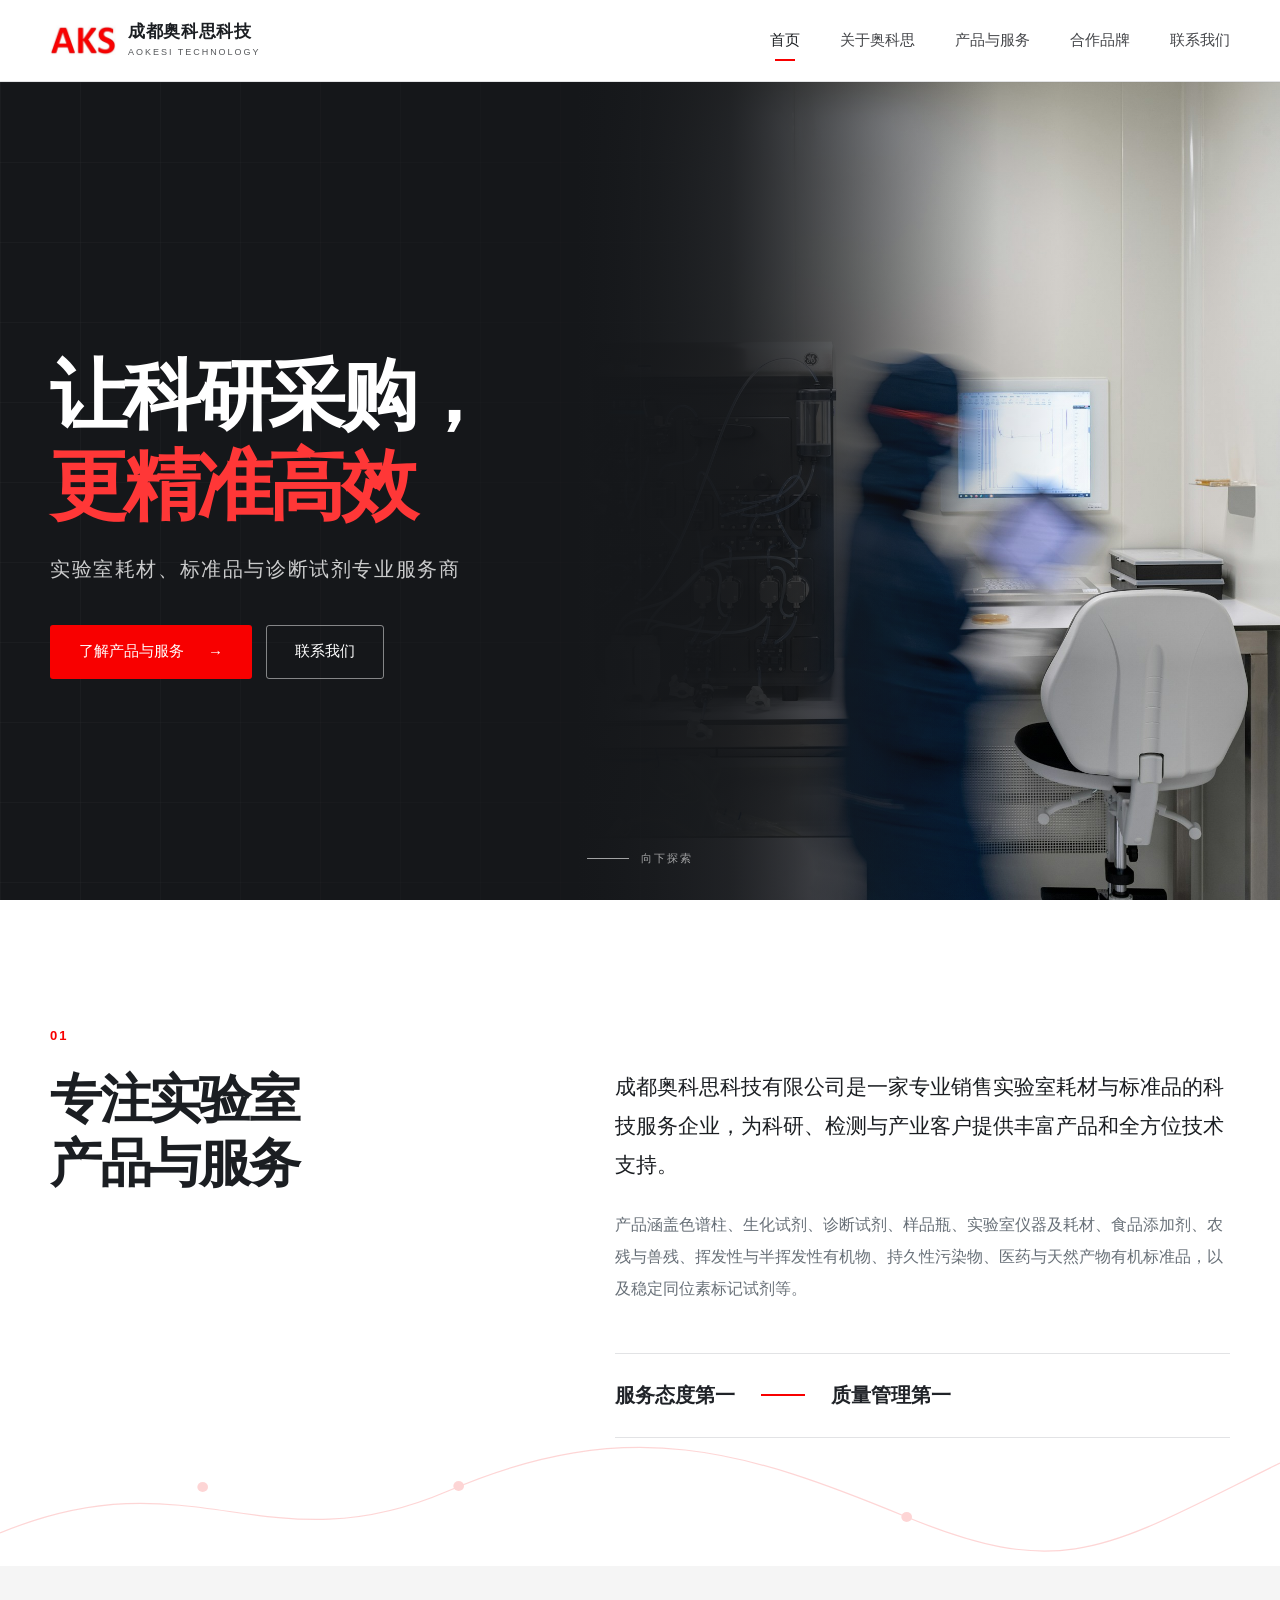
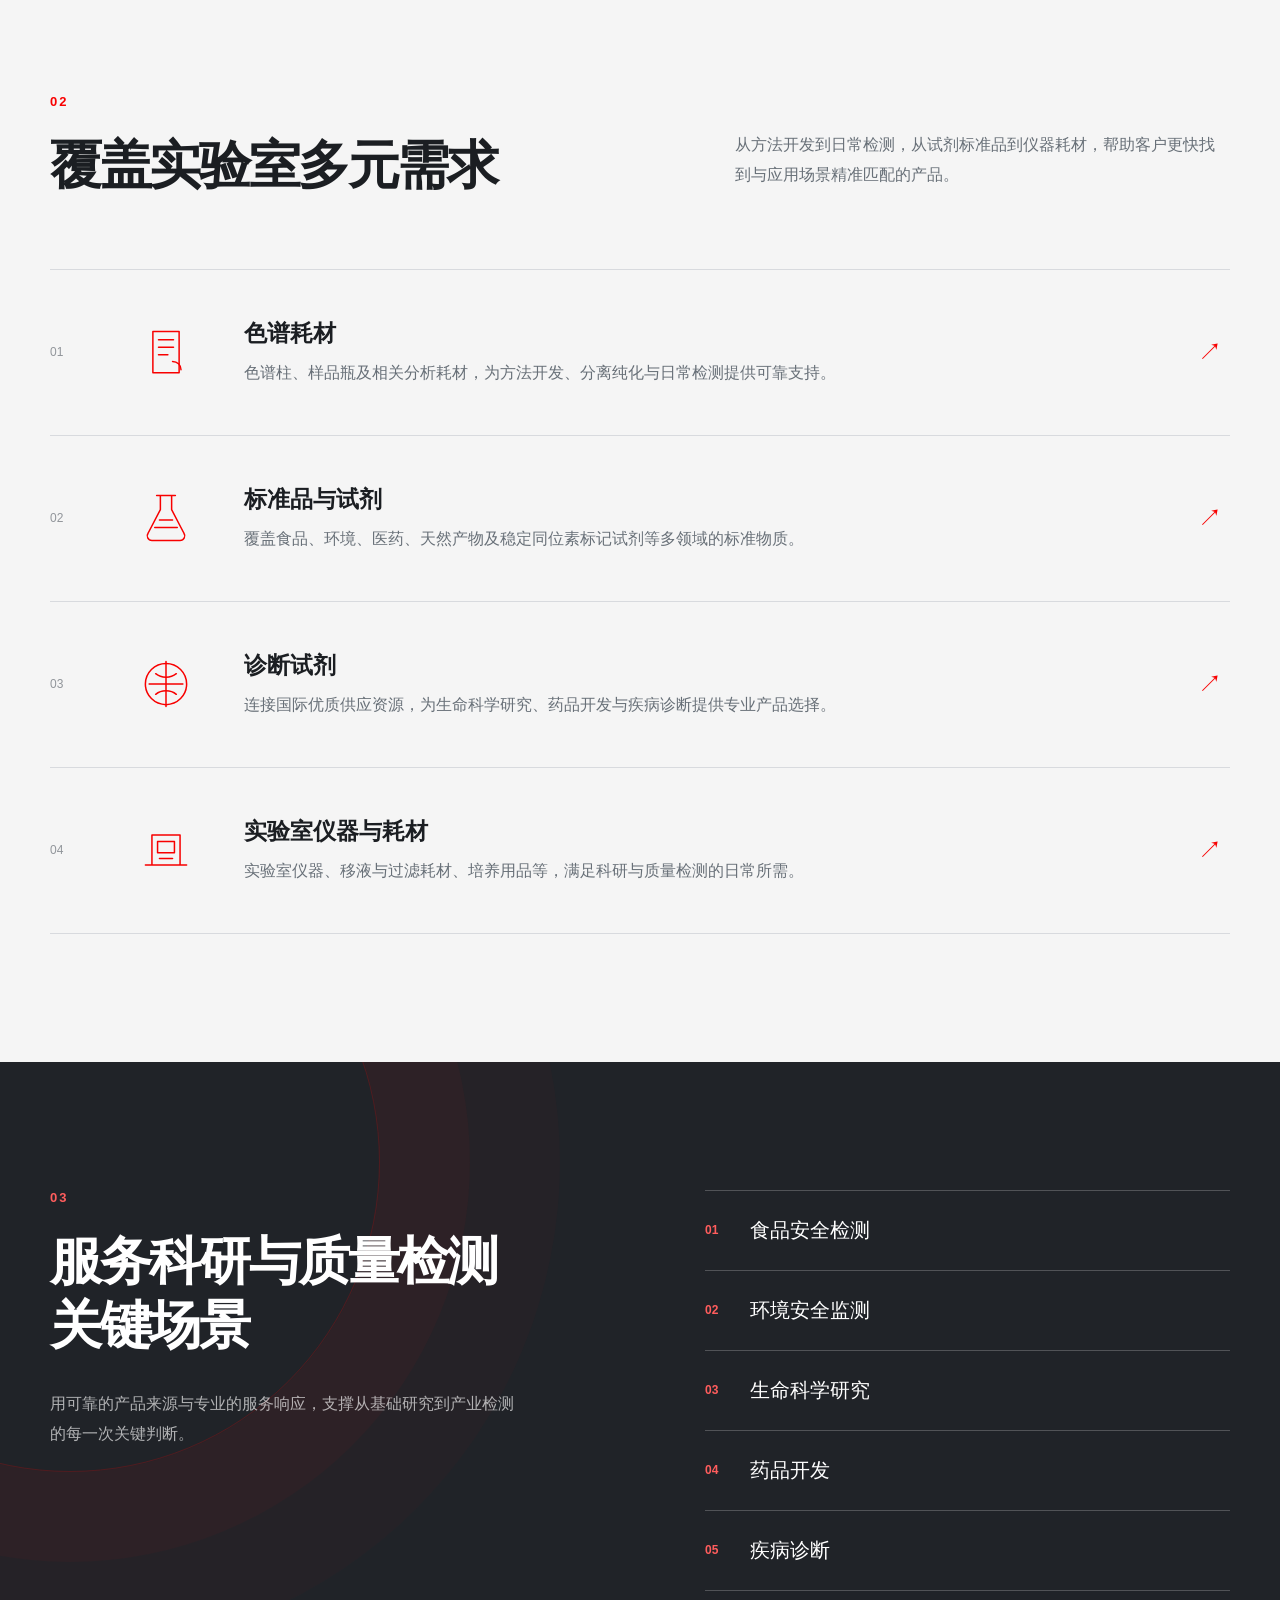
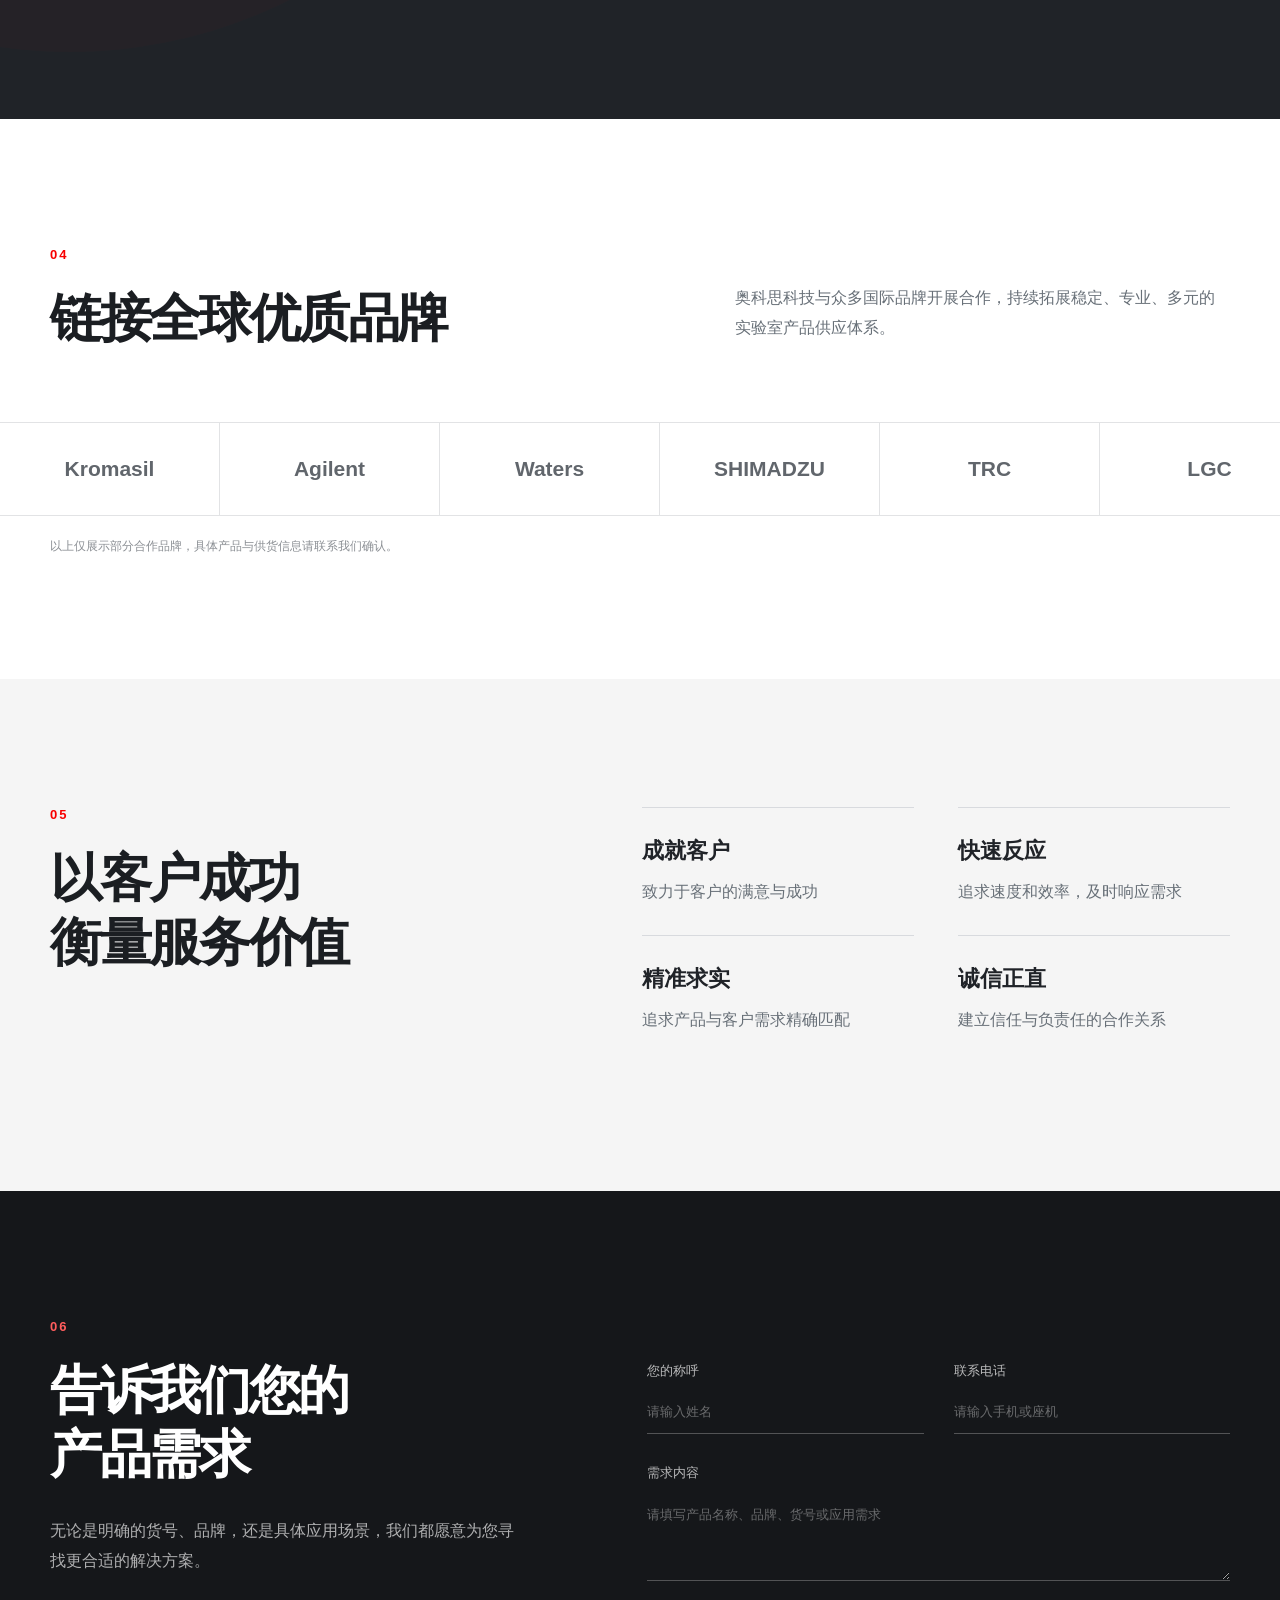
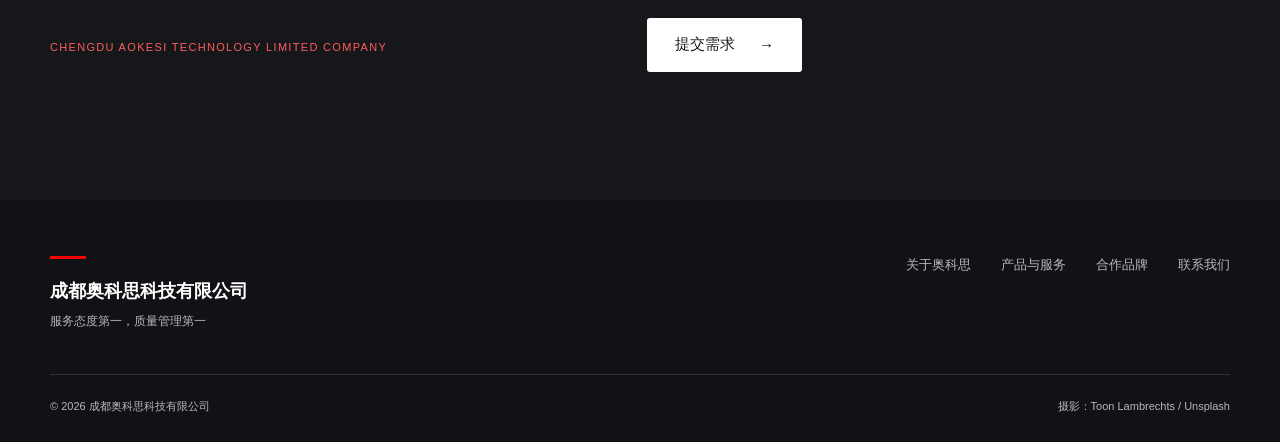
<file: index.html>
<!doctype html>
<html lang="zh-CN">
  <head>
    <meta charset="UTF-8" />
    <meta name="viewport" content="width=device-width, initial-scale=1.0" />
    <meta name="description" content="成都奥科思科技有限公司——实验室耗材、标准品、诊断试剂与实验室仪器专业服务商。" />
    <title>成都奥科思科技有限公司｜实验室产品与服务</title>
    <link rel="stylesheet" href="styles.css" />
  </head>
  <body>
    <header class="site-header" data-header>
      <div class="container header-inner">
        <a class="brand" href="#home" aria-label="成都奥科思科技首页">
          <span class="brand-logo" aria-hidden="true">
            <img src="assets/aks-logo.png" alt="" />
          </span>
          <span class="brand-copy">
            <strong>成都奥科思科技</strong>
            <small>AOKESI TECHNOLOGY</small>
          </span>
        </a>

        <nav class="desktop-nav" aria-label="主导航">
          <a class="active" href="#home">首页</a>
          <a href="#about">关于奥科思</a>
          <a href="#services">产品与服务</a>
          <a href="#brands">合作品牌</a>
          <a href="#contact">联系我们</a>
        </nav>

        <button class="menu-toggle" type="button" aria-label="打开菜单" aria-expanded="false" data-menu-toggle>
          <span></span><span></span><span></span>
        </button>
      </div>
      <nav class="mobile-nav" aria-label="移动端导航" data-mobile-nav>
        <a href="#home">首页</a><a href="#about">关于奥科思</a><a href="#services">产品与服务</a><a href="#brands">合作品牌</a><a href="#contact">联系我们</a>
      </nav>
    </header>

    <main>
      <section class="hero" id="home">
        <div class="hero-media" role="img" aria-label="现代化实验室与色谱仪器"></div>
        <div class="hero-grid" aria-hidden="true"></div>
        <div class="container hero-inner">
          <div class="hero-copy reveal">
            <h1>让科研采购，<br /><span>更精准高效</span></h1>
            <p>实验室耗材、标准品与诊断试剂专业服务商</p>
            <div class="hero-actions">
              <a class="button button-primary" href="#services">了解产品与服务 <span>→</span></a>
              <a class="button button-ghost" href="#contact">联系我们</a>
            </div>
          </div>
        </div>
        <a class="hero-scroll" href="#about" aria-label="向下浏览"><span></span>向下探索</a>
      </section>

      <section class="about section" id="about">
        <div class="container about-layout">
          <div class="section-heading reveal">
            <span class="section-index">01</span>
            <h2>专注实验室<br />产品与服务</h2>
          </div>
          <div class="about-content reveal">
            <p class="lead">成都奥科思科技有限公司是一家专业销售实验室耗材与标准品的科技服务企业，为科研、检测与产业客户提供丰富产品和全方位技术支持。</p>
            <p>产品涵盖色谱柱、生化试剂、诊断试剂、样品瓶、实验室仪器及耗材、食品添加剂、农残与兽残、挥发性与半挥发性有机物、持久性污染物、医药与天然产物有机标准品，以及稳定同位素标记试剂等。</p>
            <blockquote>
              <span>服务态度第一</span>
              <i></i>
              <span>质量管理第一</span>
            </blockquote>
          </div>
        </div>
        <div class="molecule-line" aria-hidden="true"><svg viewBox="0 0 1200 160" preserveAspectRatio="none"><path d="M0 112 C180 32 250 148 420 70 S700 30 850 96 1040 126 1200 42"/><circle cx="190" cy="66" r="5"/><circle cx="430" cy="65" r="5"/><circle cx="850" cy="96" r="5"/></svg></div>
      </section>

      <section class="services section" id="services">
        <div class="container">
          <div class="section-top reveal">
            <div><span class="section-index">02</span><h2>覆盖实验室多元需求</h2></div>
            <p>从方法开发到日常检测，从试剂标准品到仪器耗材，帮助客户更快找到与应用场景精准匹配的产品。</p>
          </div>

          <div class="service-list">
            <article class="service-item reveal">
              <span class="service-number">01</span>
              <div class="service-icon" aria-hidden="true"><svg viewBox="0 0 64 64"><path d="M18 10h28v44H18z"/><path d="M24 19h16M24 27h16M24 35h10"/><path d="M39 42c5 0 9 4 9 9"/></svg></div>
              <div><h3>色谱耗材</h3><p>色谱柱、样品瓶及相关分析耗材，为方法开发、分离纯化与日常检测提供可靠支持。</p></div>
              <span class="service-arrow">↗</span>
            </article>
            <article class="service-item reveal">
              <span class="service-number">02</span>
              <div class="service-icon" aria-hidden="true"><svg viewBox="0 0 64 64"><path d="M22 8h20M26 8v15L13 48a5 5 0 0 0 4 8h30a5 5 0 0 0 4-8L38 23V8"/><path d="M20 42h24M25 34h14"/></svg></div>
              <div><h3>标准品与试剂</h3><p>覆盖食品、环境、医药、天然产物及稳定同位素标记试剂等多领域的标准物质。</p></div>
              <span class="service-arrow">↗</span>
            </article>
            <article class="service-item reveal">
              <span class="service-number">03</span>
              <div class="service-icon" aria-hidden="true"><svg viewBox="0 0 64 64"><path d="M32 8v48M14 32h36"/><circle cx="32" cy="32" r="22"/><path d="M21 21c6 5 16 5 22 0M21 43c6-5 16-5 22 0"/></svg></div>
              <div><h3>诊断试剂</h3><p>连接国际优质供应资源，为生命科学研究、药品开发与疾病诊断提供专业产品选择。</p></div>
              <span class="service-arrow">↗</span>
            </article>
            <article class="service-item reveal">
              <span class="service-number">04</span>
              <div class="service-icon" aria-hidden="true"><svg viewBox="0 0 64 64"><path d="M10 48h44M17 48V16h30v32"/><path d="M23 23h18v12H23zM25 41h14"/></svg></div>
              <div><h3>实验室仪器与耗材</h3><p>实验室仪器、移液与过滤耗材、培养用品等，满足科研与质量检测的日常所需。</p></div>
              <span class="service-arrow">↗</span>
            </article>
          </div>
        </div>
      </section>

      <section class="applications section">
        <div class="application-orbit" aria-hidden="true"></div>
        <div class="container application-layout">
          <div class="application-copy reveal">
            <span class="section-index light">03</span>
            <h2>服务科研与质量检测<br />关键场景</h2>
            <p>用可靠的产品来源与专业的服务响应，支撑从基础研究到产业检测的每一次关键判断。</p>
          </div>
          <div class="application-list reveal">
            <div><strong>01</strong><span>食品安全检测</span></div>
            <div><strong>02</strong><span>环境安全监测</span></div>
            <div><strong>03</strong><span>生命科学研究</span></div>
            <div><strong>04</strong><span>药品开发</span></div>
            <div><strong>05</strong><span>疾病诊断</span></div>
          </div>
        </div>
      </section>

      <section class="brands section" id="brands">
        <div class="container">
          <div class="section-top reveal">
            <div><span class="section-index">04</span><h2>链接全球优质品牌</h2></div>
            <p>奥科思科技与众多国际品牌开展合作，持续拓展稳定、专业、多元的实验室产品供应体系。</p>
          </div>
        </div>
        <div class="brand-rail" aria-label="部分合作品牌">
          <div class="brand-track">
            <span>Kromasil</span><span>Agilent</span><span>Waters</span><span>SHIMADZU</span><span>TRC</span><span>LGC</span><span>WAKO</span><span>Sigma-Aldrich</span><span>NIST</span><span>Roche</span><span>Corning</span><span>Millipore</span>
            <span aria-hidden="true">Kromasil</span><span aria-hidden="true">Agilent</span><span aria-hidden="true">Waters</span><span aria-hidden="true">SHIMADZU</span><span aria-hidden="true">TRC</span><span aria-hidden="true">LGC</span>
          </div>
        </div>
        <p class="brand-note container">以上仅展示部分合作品牌，具体产品与供货信息请联系我们确认。</p>
      </section>

      <section class="culture section">
        <div class="container culture-layout">
          <div class="culture-title reveal"><span class="section-index">05</span><h2>以客户成功<br />衡量服务价值</h2></div>
          <div class="values reveal">
            <article><strong>成就客户</strong><p>致力于客户的满意与成功</p></article>
            <article><strong>快速反应</strong><p>追求速度和效率，及时响应需求</p></article>
            <article><strong>精准求实</strong><p>追求产品与客户需求精确匹配</p></article>
            <article><strong>诚信正直</strong><p>建立信任与负责任的合作关系</p></article>
          </div>
        </div>
      </section>

      <section class="contact section" id="contact">
        <div class="container contact-layout">
          <div class="contact-copy reveal">
            <span class="section-index light">06</span>
            <h2>告诉我们您的<br />产品需求</h2>
            <p>无论是明确的货号、品牌，还是具体应用场景，我们都愿意为您寻找更合适的解决方案。</p>
            <p class="contact-en">Chengdu Aokesi Technology Limited Company</p>
          </div>
          <form class="contact-form reveal" data-contact-form>
            <div class="field-row">
              <label>您的称呼<input name="name" required autocomplete="name" placeholder="请输入姓名" /></label>
              <label>联系电话<input name="phone" required inputmode="tel" autocomplete="tel" placeholder="请输入手机或座机" /></label>
            </div>
            <label>需求内容<textarea name="message" required rows="4" placeholder="请填写产品名称、品牌、货号或应用需求"></textarea></label>
            <button class="button button-white" type="submit">提交需求 <span>→</span></button>
            <p class="form-status" role="status" aria-live="polite" data-form-status></p>
          </form>
        </div>
      </section>
    </main>

    <footer class="site-footer">
      <div class="container footer-main">
        <div class="footer-brand">
          <strong>成都奥科思科技有限公司</strong><span>服务态度第一，质量管理第一</span>
        </div>
        <nav><a href="#about">关于奥科思</a><a href="#services">产品与服务</a><a href="#brands">合作品牌</a><a href="#contact">联系我们</a></nav>
      </div>
      <div class="container footer-bottom"><span>© 2026 成都奥科思科技有限公司</span><a href="https://unsplash.com/photos/-x4U9uIM8VM" target="_blank" rel="noreferrer">摄影：Toon Lambrechts / Unsplash</a></div>
    </footer>

    <script src="app.js"></script>
  </body>
</html>
</file>
<file: styles.css>
:root {
  --blue-950: #15171a;
  --blue-900: #202328;
  --blue-800: #30343a;
  --blue-600: #f80000;
  --cyan: #f80000;
  --ink: #1b1e22;
  --muted: #687078;
  --line: #e2e3e5;
  --surface: #f5f5f5;
  --white: #fff;
  --container: min(1180px, calc(100vw - 48px));
  --header-h: 82px;
}

* { box-sizing: border-box; }
html { scroll-behavior: smooth; scroll-padding-top: var(--header-h); }
body { margin: 0; font-family: "Microsoft YaHei", "PingFang SC", "Noto Sans CJK SC", sans-serif; color: var(--ink); background: var(--white); -webkit-font-smoothing: antialiased; }
a { color: inherit; text-decoration: none; }
button, input, textarea { font: inherit; }
.container { width: var(--container); margin-inline: auto; }
.section { padding: 128px 0; position: relative; overflow: hidden; }
.section-index { display: block; margin-bottom: 24px; color: var(--blue-600); font-size: 13px; font-weight: 700; letter-spacing: .16em; }
.section-index.light { color: #ff5d5d; }
h1, h2, h3, p { margin-top: 0; }
h2 { margin-bottom: 0; font-size: clamp(38px, 4.1vw, 60px); line-height: 1.22; letter-spacing: -.045em; font-weight: 600; }

.site-header { position: fixed; z-index: 50; inset: 0 0 auto; height: var(--header-h); color: var(--ink); background: rgba(255,255,255,.98); border-bottom: 1px solid var(--line); box-shadow: 0 1px 0 rgba(16,18,21,.02); transition: box-shadow .3s; }
.site-header.scrolled { box-shadow: 0 8px 30px rgba(16,18,21,.1); }
.header-inner { height: 100%; display: flex; align-items: center; justify-content: space-between; }
.brand { display: inline-flex; align-items: center; gap: 12px; }
.brand-logo { width: 66px; height: 30px; display: block; overflow: hidden; flex: 0 0 auto; background: var(--white); }
.brand-logo img { width: 100%; height: 100%; display: block; object-fit: cover; object-position: center; }
.brand-copy { display: flex; flex-direction: column; line-height: 1.1; }
.brand-copy strong { font-size: 17px; letter-spacing: .04em; font-weight: 600; }
.brand-copy small { margin-top: 6px; font-size: 9px; letter-spacing: .22em; opacity: .74; }
.desktop-nav { display: flex; align-items: center; gap: 40px; font-size: 15px; }
.desktop-nav a { position: relative; padding: 30px 0; opacity: .82; transition: opacity .2s; }
.desktop-nav a::after { content: ""; position: absolute; bottom: 19px; left: 50%; width: 0; height: 2px; background: var(--cyan); transform: translateX(-50%); transition: width .2s; }
.desktop-nav a:hover, .desktop-nav a.active { opacity: 1; }
.desktop-nav a:hover::after, .desktop-nav a.active::after { width: 20px; }
.menu-toggle { display: none; width: 42px; height: 42px; padding: 9px; background: none; border: 0; color: inherit; }
.menu-toggle span { display: block; height: 1.5px; background: currentColor; margin: 5px 0; transition: .25s; }
.mobile-nav { display: none; }

.hero { min-height: 678px; height: calc(100svh - var(--header-h)); max-height: 858px; margin-top: var(--header-h); position: relative; display: flex; align-items: center; background: var(--blue-950); color: var(--white); overflow: hidden; }
.hero-media { position: absolute; inset: 0 0 0 38%; background: url("assets/laboratory-hero.jpg") center/cover no-repeat; }
.hero-media::after { content: ""; position: absolute; inset: 0; background: linear-gradient(90deg, var(--blue-950) 0%, rgba(21,23,26,.72) 22%, rgba(21,23,26,.02) 72%); }
.hero::before { content: ""; position: absolute; inset: 0; background: linear-gradient(90deg, var(--blue-950) 0 45%, rgba(21,23,26,.84) 57%, transparent 78%); z-index: 1; }
.hero-grid { position: absolute; z-index: 1; inset: 0; opacity: .14; background-image: linear-gradient(rgba(255,255,255,.2) 1px, transparent 1px), linear-gradient(90deg, rgba(255,255,255,.2) 1px, transparent 1px); background-size: 80px 80px; mask-image: linear-gradient(90deg,#000,transparent 62%); }
.hero-inner { position: relative; z-index: 2; padding-top: 48px; }
.hero-copy { width: min(690px, 62vw); }
.hero h1 { margin-bottom: 26px; font-size: clamp(56px, 6vw, 84px); font-weight: 600; line-height: 1.16; letter-spacing: -.055em; }
.hero h1 span { color: #ff3737; }
.hero-copy > p { margin-bottom: 42px; font-size: 20px; letter-spacing: .08em; color: rgba(255,255,255,.78); }
.hero-actions { display: flex; gap: 14px; }
.button { min-height: 54px; padding: 0 28px; display: inline-flex; align-items: center; justify-content: center; gap: 24px; border: 1px solid transparent; border-radius: 3px; cursor: pointer; font-size: 15px; font-weight: 500; transition: transform .2s, background .2s, border-color .2s; }
.button:hover { transform: translateY(-2px); }
.button-primary { background: var(--blue-600); color: var(--white); }
.button-primary:hover { background: #d90000; }
.button-ghost { border-color: rgba(255,255,255,.48); color: var(--white); }
.button-ghost:hover { background: rgba(255,255,255,.1); border-color: var(--white); }
.hero-scroll { position: absolute; z-index: 3; bottom: 34px; left: 50%; display: flex; align-items: center; gap: 12px; transform: translateX(-50%); font-size: 11px; letter-spacing: .18em; color: rgba(255,255,255,.6); }
.hero-scroll span { width: 42px; height: 1px; background: currentColor; }

.about { background: var(--white); }
.about-layout { display: grid; grid-template-columns: .84fr 1.16fr; gap: 120px; align-items: start; }
.about-content { padding-top: 40px; }
.about-content p { color: var(--muted); font-size: 16px; line-height: 2; }
.about-content .lead { margin-bottom: 24px; color: var(--ink); font-size: 21px; line-height: 1.85; }
.about blockquote { margin: 48px 0 0; padding: 28px 0; border-top: 1px solid var(--line); border-bottom: 1px solid var(--line); display: flex; align-items: center; gap: 26px; color: var(--blue-900); font-size: 20px; font-weight: 600; }
.about blockquote i { width: 44px; height: 2px; background: var(--cyan); }
.molecule-line { position: absolute; bottom: -15px; left: 0; width: 100%; height: 160px; opacity: .16; }
.molecule-line svg { width: 100%; height: 100%; fill: var(--white); stroke: var(--blue-600); stroke-width: 1.2; }
.molecule-line circle { fill: var(--cyan); stroke: none; }

.services { background: var(--surface); }
.section-top { display: grid; grid-template-columns: 1.1fr .9fr; align-items: end; gap: 80px; margin-bottom: 72px; }
.section-top > p { margin-bottom: 6px; color: var(--muted); line-height: 1.9; }
.service-list { border-top: 1px solid #d8dade; }
.service-item { min-height: 166px; display: grid; grid-template-columns: 58px 80px 1fr 32px; align-items: center; gap: 28px; border-bottom: 1px solid #d8dade; transition: background .25s, padding .25s; }
.service-item:hover { background: var(--white); padding-inline: 24px; }
.service-number { color: #91959a; font-size: 12px; }
.service-icon { width: 60px; height: 60px; color: var(--blue-600); }
.service-icon svg { width: 100%; height: 100%; fill: none; stroke: currentColor; stroke-width: 1.6; stroke-linecap: round; stroke-linejoin: round; }
.service-item h3 { margin-bottom: 10px; font-size: 23px; font-weight: 600; }
.service-item p { margin-bottom: 0; color: var(--muted); line-height: 1.7; }
.service-arrow { color: var(--blue-600); font-size: 24px; }

.applications { color: var(--white); background: var(--blue-900); }
.application-orbit { position: absolute; width: 620px; height: 620px; left: -240px; top: -210px; border: 1px solid rgba(248,0,0,.22); border-radius: 50%; box-shadow: 0 0 0 90px rgba(248,0,0,.035), 0 0 0 180px rgba(248,0,0,.025); }
.application-layout { position: relative; display: grid; grid-template-columns: 1fr 1fr; gap: 130px; }
.application-copy p { max-width: 470px; margin: 32px 0 0; color: rgba(255,255,255,.65); line-height: 1.9; }
.application-list { border-top: 1px solid rgba(255,255,255,.22); }
.application-list div { min-height: 80px; border-bottom: 1px solid rgba(255,255,255,.22); display: flex; align-items: center; gap: 32px; transition: padding .2s, background .2s; }
.application-list div:hover { padding-left: 16px; background: rgba(255,255,255,.04); }
.application-list strong { color: #ff5d5d; font-size: 12px; }
.application-list span { font-size: 20px; }

.brands { background: var(--white); padding-bottom: 112px; }
.brand-rail { overflow: hidden; margin-top: 20px; border-block: 1px solid var(--line); }
.brand-track { width: max-content; display: flex; align-items: center; animation: rail 30s linear infinite; }
.brand-track span { min-width: 220px; padding: 34px 30px; border-right: 1px solid var(--line); color: #61666c; font-family: Arial, sans-serif; font-size: 21px; font-weight: 600; text-align: center; }
.brand-rail:hover .brand-track { animation-play-state: paused; }
.brand-note { margin-top: 22px; color: #8b8f94; font-size: 12px; }
@keyframes rail { to { transform: translateX(-1320px); } }

.culture { background: var(--surface); }
.culture-layout { display: grid; grid-template-columns: .9fr 1.1fr; gap: 110px; }
.values { display: grid; grid-template-columns: 1fr 1fr; gap: 0 44px; }
.values article { padding: 28px 0 30px; border-top: 1px solid #d8dade; }
.values strong { display: block; margin-bottom: 12px; color: var(--blue-900); font-size: 22px; }
.values p { margin: 0; color: var(--muted); line-height: 1.7; }

.contact { background: var(--blue-950); color: var(--white); }
.contact-layout { display: grid; grid-template-columns: .9fr 1.1fr; gap: 120px; }
.contact-copy > p { max-width: 480px; margin-top: 30px; color: rgba(255,255,255,.66); line-height: 1.9; }
.contact-copy .contact-en { margin-top: 60px; color: #ff5d5d; font-size: 11px; letter-spacing: .12em; text-transform: uppercase; }
.contact-form { padding-top: 43px; }
.field-row { display: grid; grid-template-columns: 1fr 1fr; gap: 30px; }
.contact-form label { display: block; color: rgba(255,255,255,.7); font-size: 13px; }
.contact-form input, .contact-form textarea { width: 100%; margin-top: 10px; padding: 14px 0; color: var(--white); background: transparent; border: 0; border-bottom: 1px solid rgba(255,255,255,.26); border-radius: 0; outline: none; resize: vertical; }
.contact-form input:focus, .contact-form textarea:focus { border-color: #ff5d5d; }
.contact-form input::placeholder, .contact-form textarea::placeholder { color: rgba(255,255,255,.36); }
.contact-form > label { margin-top: 30px; }
.button-white { margin-top: 34px; background: var(--white); color: var(--blue-950); border: 0; }
.form-status { display: inline-block; margin: 0 0 0 18px; color: #ff3737; font-size: 13px; }

.site-footer { padding: 56px 0 28px; color: rgba(255,255,255,.7); background: #101215; }
.footer-main { padding-bottom: 44px; display: flex; align-items: flex-start; justify-content: space-between; border-bottom: 1px solid rgba(255,255,255,.12); }
.footer-brand { display: flex; flex-direction: column; align-items: flex-start; }
.footer-brand::before { content: ""; width: 36px; height: 3px; margin-bottom: 20px; background: var(--blue-600); }
.footer-brand strong { color: var(--white); font-size: 18px; }
.footer-brand span { margin-top: 10px; font-size: 12px; }
.footer-main nav { display: flex; gap: 30px; font-size: 13px; }
.footer-main nav a:hover, .footer-bottom a:hover { color: var(--white); }
.footer-bottom { padding-top: 24px; display: flex; justify-content: space-between; font-size: 11px; }

.reveal { opacity: 0; transform: translateY(22px); transition: opacity .7s ease, transform .7s ease; }
.reveal.visible { opacity: 1; transform: none; }

@media (max-width: 900px) {
  :root { --container: min(100% - 36px, 720px); --header-h: 70px; }
  .section { padding: 88px 0; }
  .desktop-nav { display: none; }
  .menu-toggle { display: block; }
  .menu-toggle.open span:nth-child(1) { transform: translateY(6.5px) rotate(45deg); }
  .menu-toggle.open span:nth-child(2) { opacity: 0; }
  .menu-toggle.open span:nth-child(3) { transform: translateY(-6.5px) rotate(-45deg); }
  .mobile-nav { position: absolute; top: var(--header-h); left: 0; right: 0; padding: 16px 18px 24px; display: grid; background: var(--white); color: var(--ink); transform: translateY(-120%); opacity: 0; visibility: hidden; transition: .25s; box-shadow: 0 18px 30px rgba(16,18,21,.12); }
  .mobile-nav.open { transform: none; opacity: 1; visibility: visible; }
  .mobile-nav a { padding: 14px 8px; border-bottom: 1px solid var(--line); }
  .hero { min-height: 630px; max-height: none; }
  .hero-media { inset: 0; opacity: .62; }
  .hero-media::after { background: linear-gradient(90deg, rgba(21,23,26,.92), rgba(21,23,26,.36)); }
  .hero::before { background: linear-gradient(0deg, rgba(21,23,26,.58), rgba(21,23,26,.38)); }
  .hero-copy { width: 100%; }
  .hero h1 { font-size: clamp(48px, 12vw, 70px); }
  .about-layout, .section-top, .application-layout, .culture-layout, .contact-layout { grid-template-columns: 1fr; gap: 50px; }
  .about-content { padding-top: 0; }
  .section-top { align-items: start; margin-bottom: 48px; }
  .service-item { grid-template-columns: 40px 62px 1fr 22px; gap: 16px; }
  .application-layout { gap: 54px; }
  .contact-form { padding-top: 0; }
}

@media (max-width: 600px) {
  :root { --container: calc(100% - 32px); }
  .brand-copy strong { font-size: 15px; }
  .brand-copy small { font-size: 8px; }
  .brand-logo { width: 60px; height: 28px; }
  .section { padding: 72px 0; }
  h2 { font-size: 36px; }
  .hero { min-height: 610px; height: calc(100svh - var(--header-h)); }
  .hero-media { background-position: 63% center; }
  .hero h1 { font-size: 48px; line-height: 1.2; }
  .hero-copy > p { font-size: 16px; line-height: 1.8; letter-spacing: .04em; }
  .hero-actions { flex-direction: column; align-items: flex-start; }
  .button { width: 100%; }
  .hero-scroll { display: none; }
  .about blockquote { align-items: flex-start; flex-direction: column; gap: 12px; font-size: 18px; }
  .about blockquote i { width: 26px; }
  .service-item { grid-template-columns: 38px 1fr 20px; min-height: 0; padding: 28px 0; }
  .service-item:hover { padding-inline: 0; }
  .service-icon { display: none; }
  .service-item h3 { font-size: 21px; }
  .service-item p { font-size: 14px; }
  .values { grid-template-columns: 1fr; }
  .field-row { grid-template-columns: 1fr; gap: 30px; }
  .footer-main, .footer-bottom { flex-direction: column; gap: 28px; }
  .footer-main nav { display: grid; grid-template-columns: 1fr 1fr; gap: 18px 30px; }
  .form-status { display: block; margin: 18px 0 0; }
}

@media (prefers-reduced-motion: reduce) {
  html { scroll-behavior: auto; }
  *, *::before, *::after { animation-duration: .01ms !important; animation-iteration-count: 1 !important; transition-duration: .01ms !important; }
}
</file>
